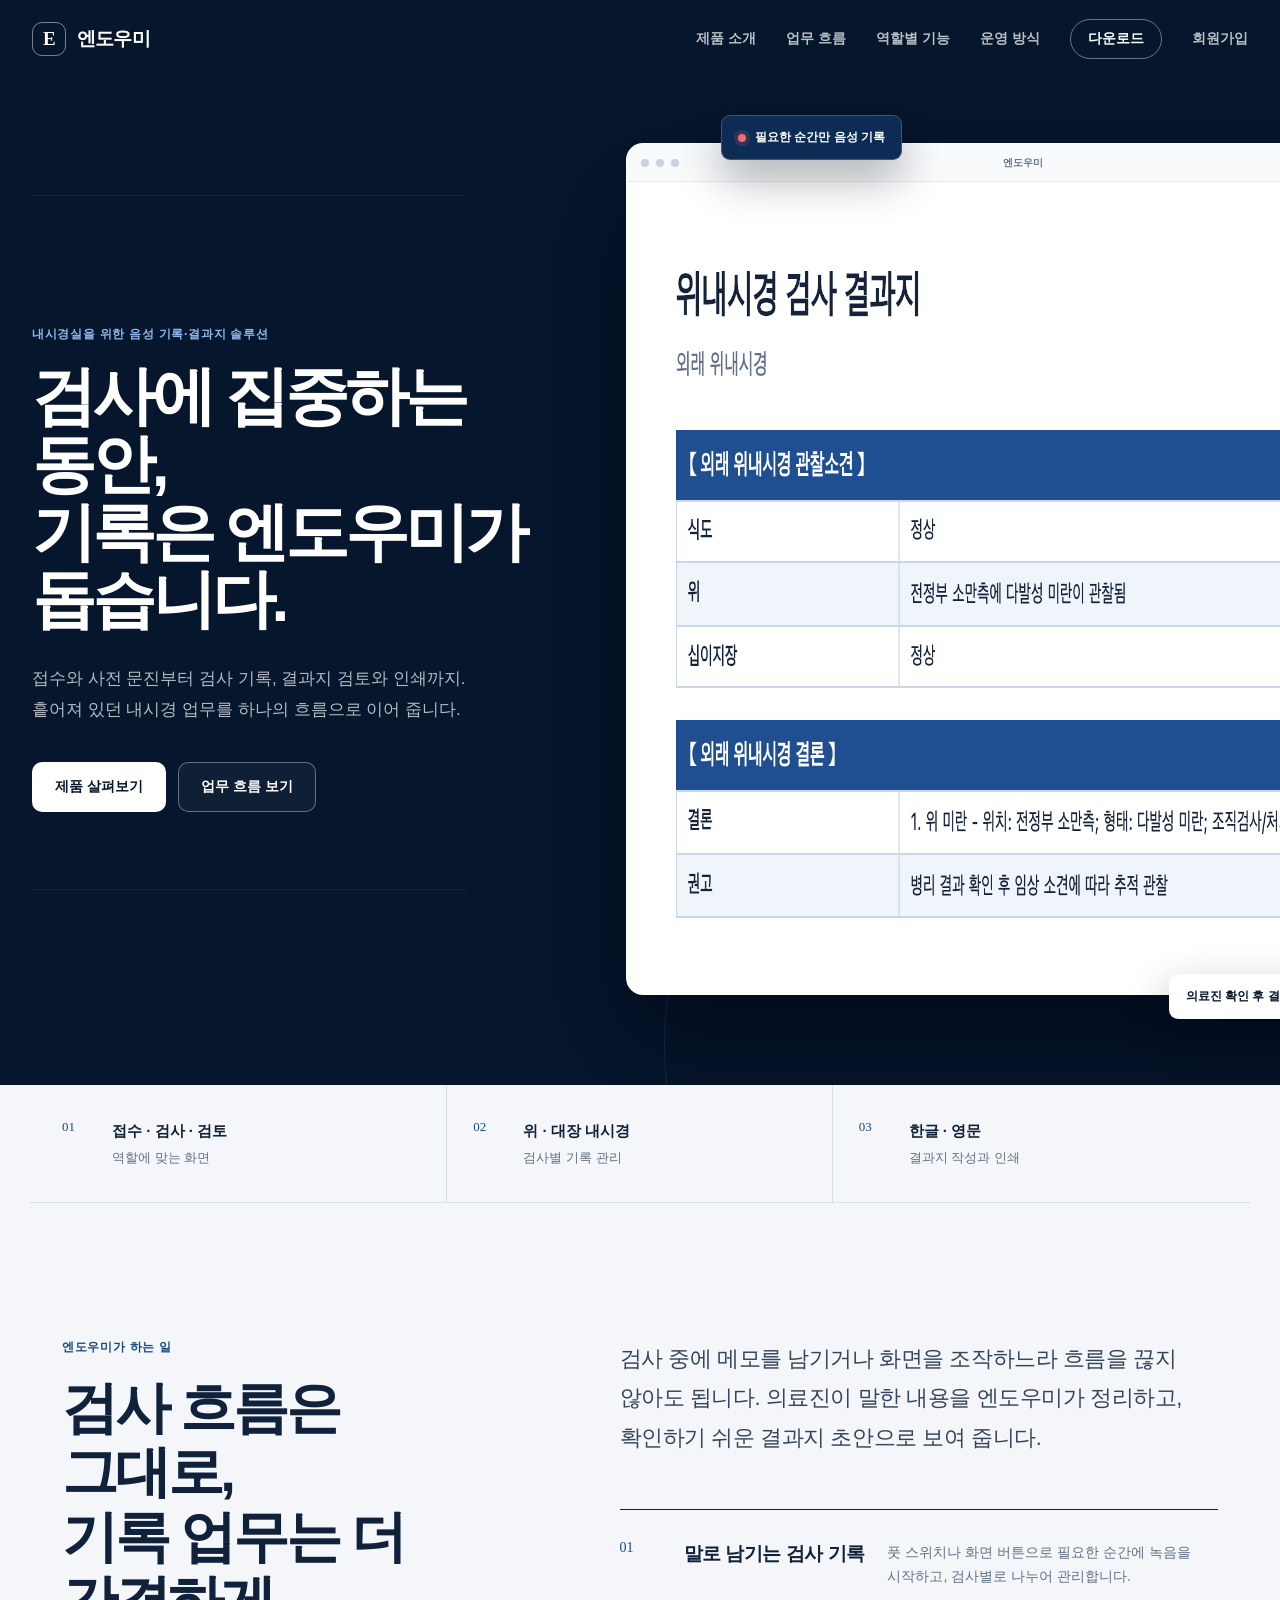
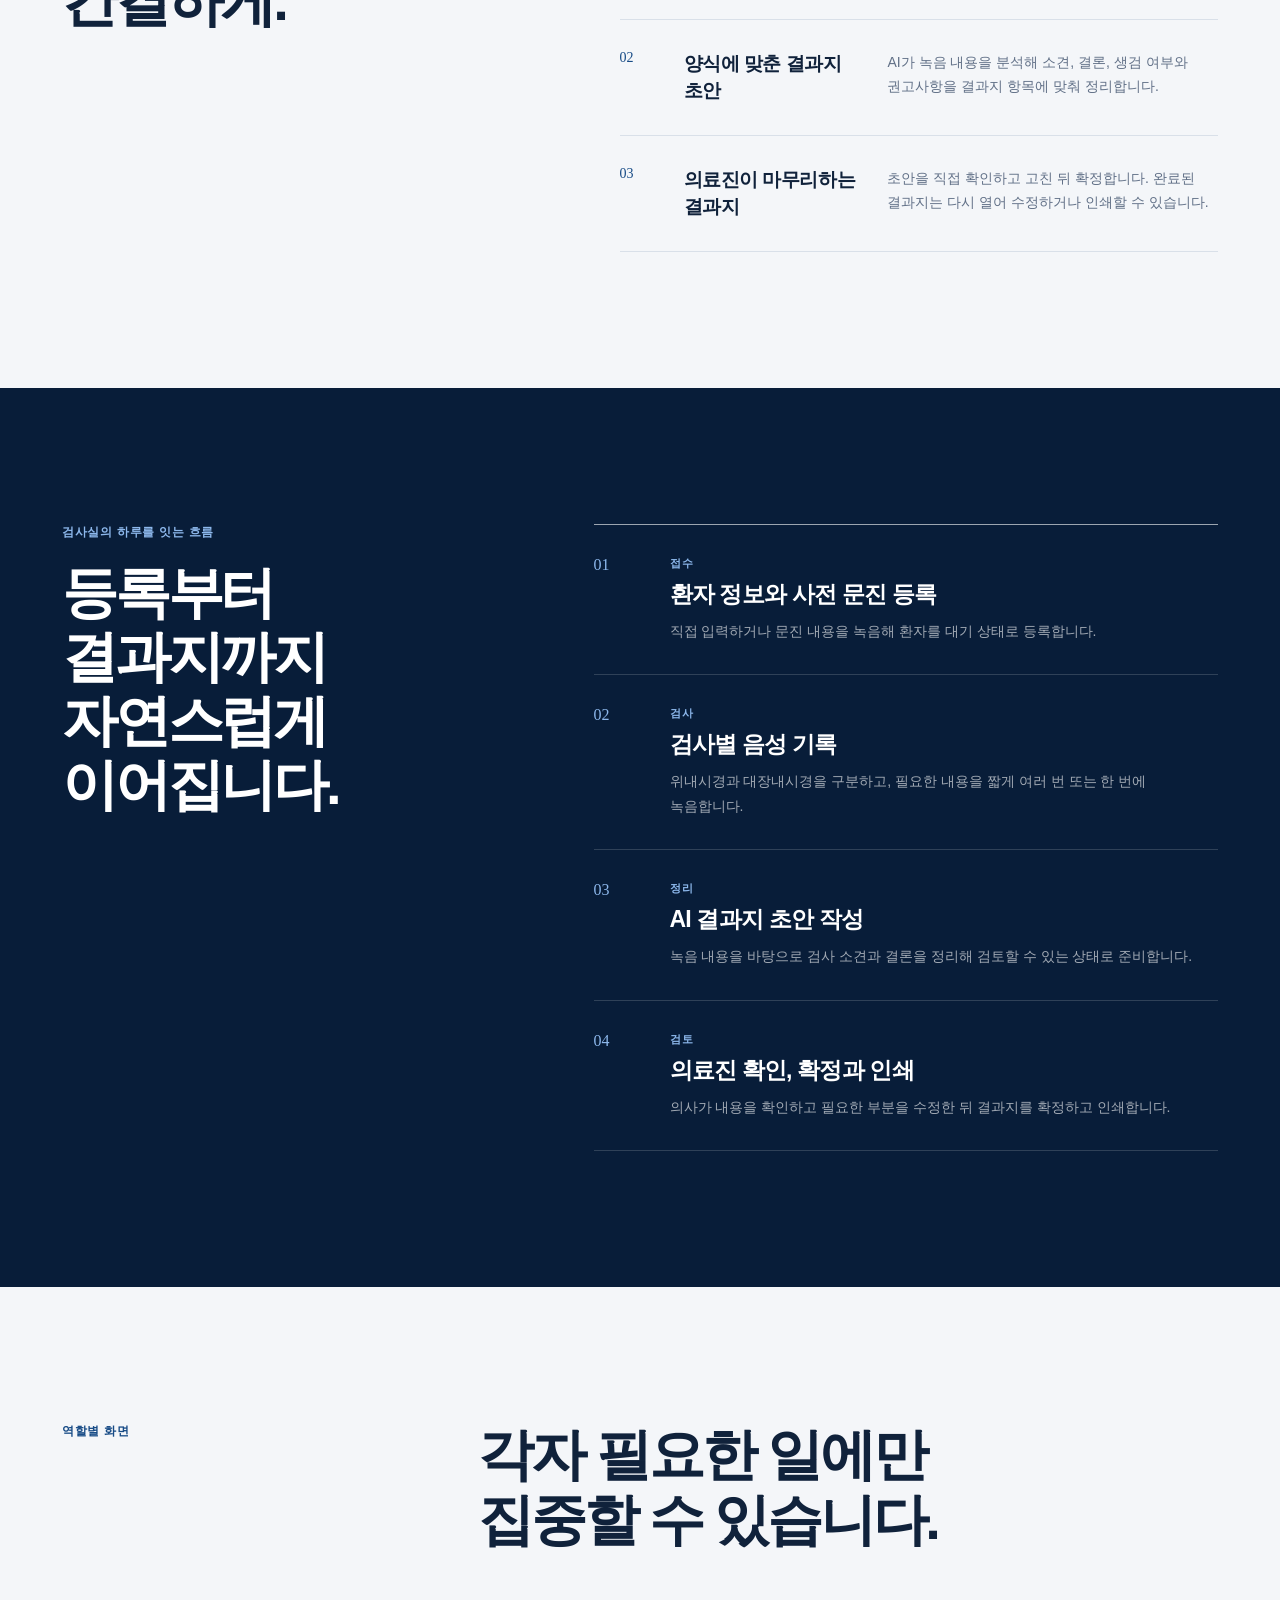
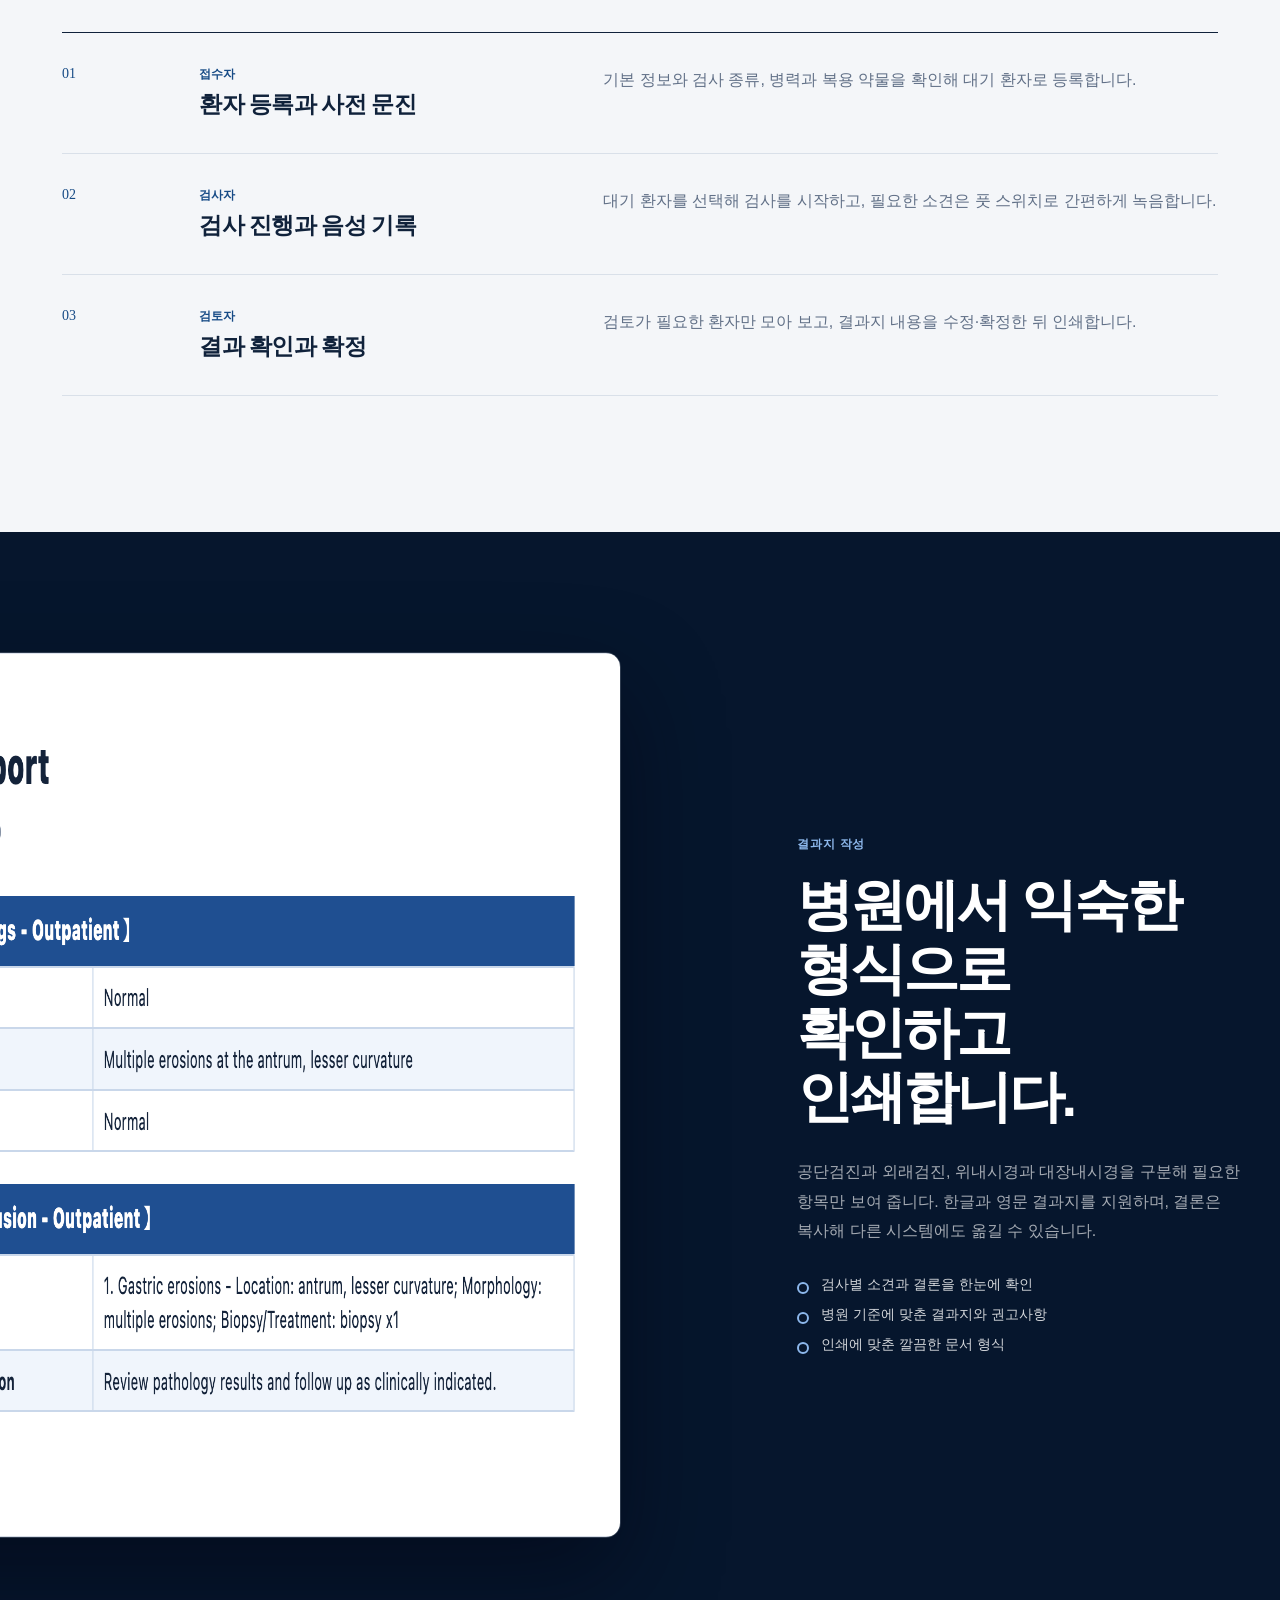
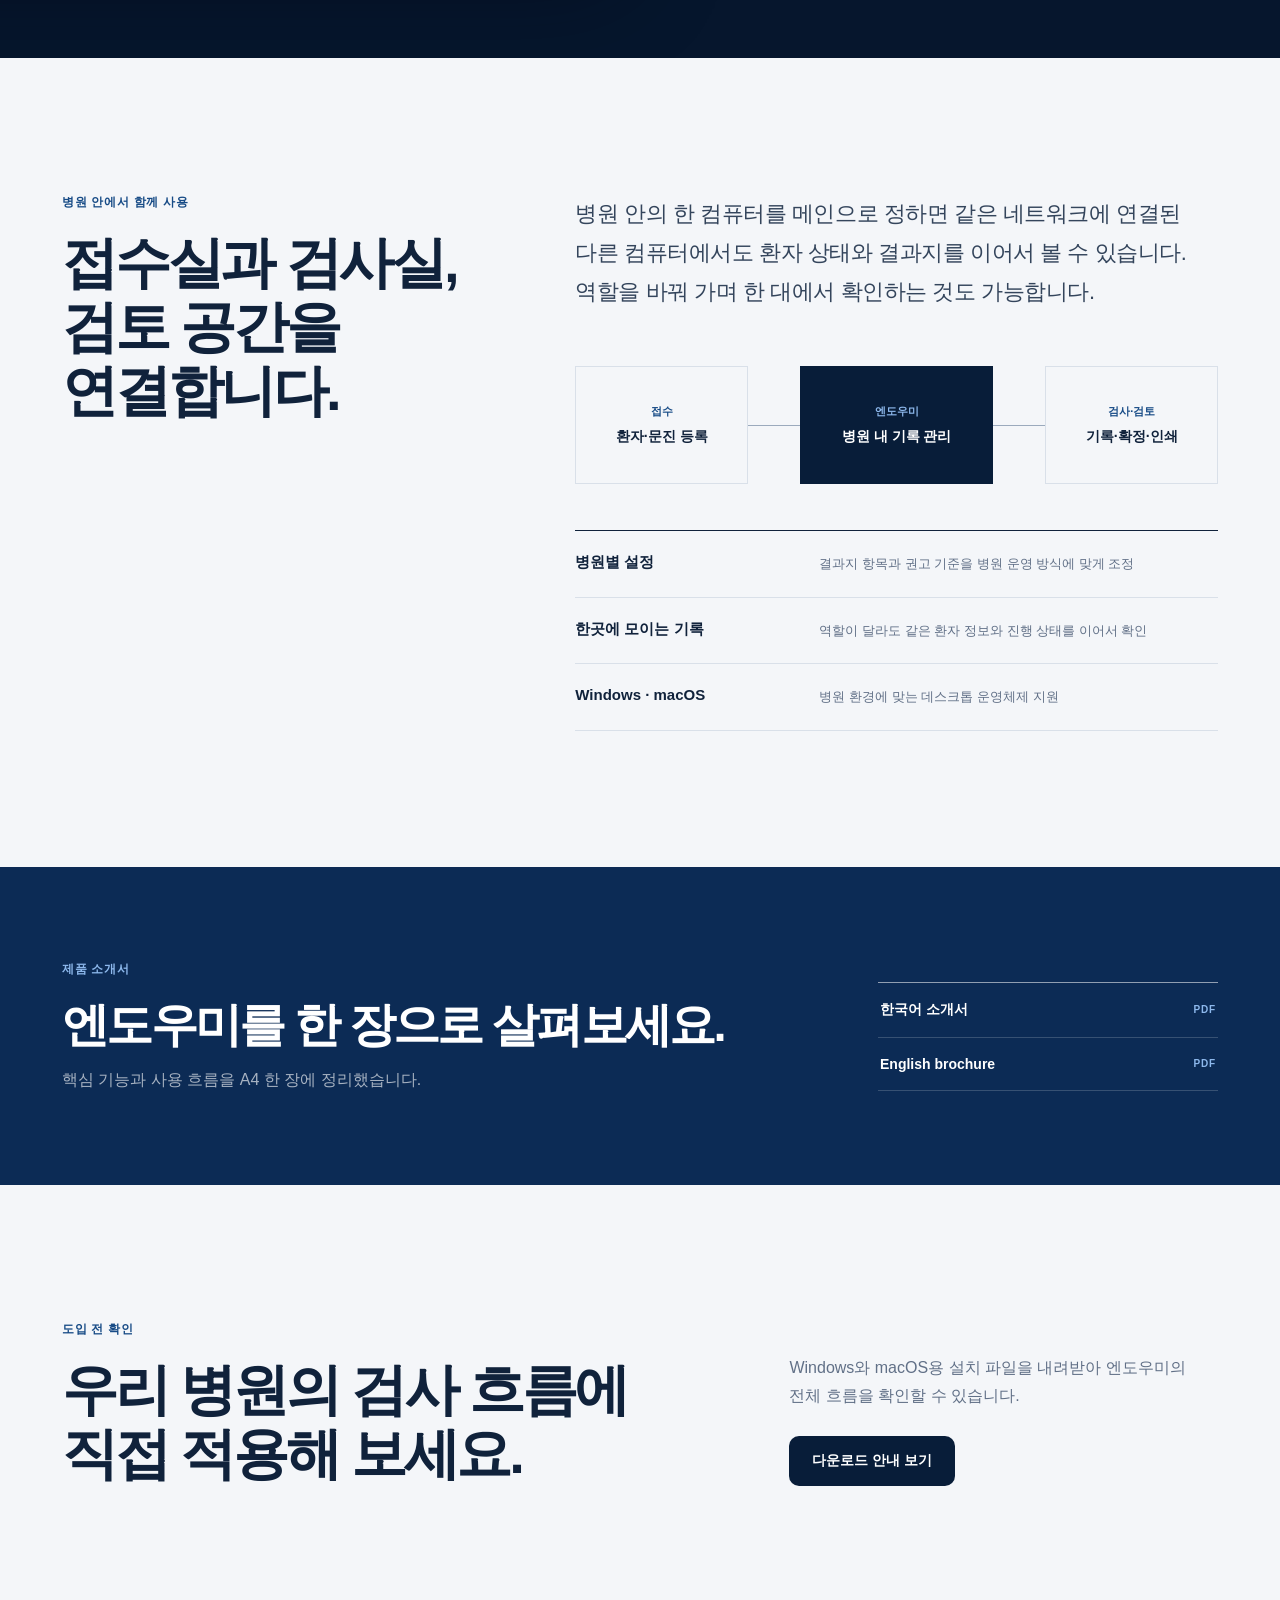
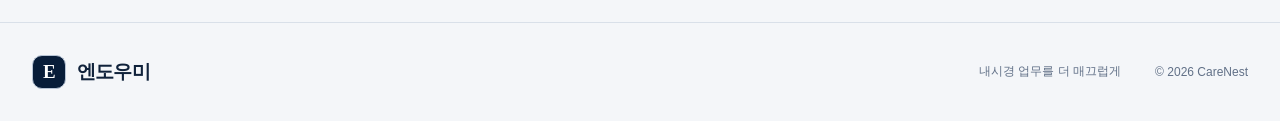
<file: site/index.html>
<!doctype html>
<html lang="ko">
  <head>
    <meta charset="utf-8" />
    <meta name="viewport" content="width=device-width, initial-scale=1" />
    <meta
      name="description"
      content="엔도우미는 접수와 사전 문진부터 내시경 음성 기록, 결과지 검토와 인쇄까지 병원의 검사 흐름을 하나로 잇는 내시경 업무 솔루션입니다."
    />
    <meta name="theme-color" content="#071a35" />
    <title>엔도우미 · 내시경 업무를 더 매끄럽게</title>
    <link rel="icon" href="favicon.svg" type="image/svg+xml" />
    <link rel="stylesheet" href="styles.css" />
    <script src="app.js" defer></script>
  </head>
  <body class="home-page">
    <header class="site-header site-header-dark" aria-label="주요 메뉴">
      <a class="brand" href="index.html" aria-label="엔도우미 홈">
        <span class="brand-mark" aria-hidden="true">E</span>
        <span class="brand-name">엔도우미</span>
      </a>
      <button class="menu-toggle" type="button" aria-expanded="false" aria-controls="primary-nav">
        <span class="sr-only">메뉴 열기</span>
        <span aria-hidden="true"></span>
        <span aria-hidden="true"></span>
      </button>
      <nav id="primary-nav" aria-label="주요 메뉴">
        <a href="#overview">제품 소개</a>
        <a href="#workflow">업무 흐름</a>
        <a href="#roles">역할별 기능</a>
        <a href="#operation">운영 방식</a>
        <a class="nav-download" href="download.html">다운로드</a>
      <a href="signup.html">회원가입</a></nav>
    </header>

    <main id="top">
      <section class="hero">
        <div class="hero-pattern" aria-hidden="true"></div>
        <div class="hero-copy">
          <p class="eyebrow reveal">내시경실을 위한 음성 기록·결과지 솔루션</p>
          <h1 class="reveal">검사에 집중하는 동안,<br />기록은 엔도우미가 돕습니다.</h1>
          <p class="hero-description reveal">
            접수와 사전 문진부터 검사 기록, 결과지 검토와 인쇄까지.<br />
            흩어져 있던 내시경 업무를 하나의 흐름으로 이어 줍니다.
          </p>
          <div class="hero-actions reveal">
            <a class="button button-light" href="#overview">제품 살펴보기</a>
            <a class="button button-ghost" href="#workflow">업무 흐름 보기</a>
          </div>
        </div>

        <div class="hero-product reveal" aria-label="엔도우미 결과지 화면 예시">
          <div class="product-window">
            <div class="window-bar" aria-hidden="true">
              <span></span><span></span><span></span>
              <strong>엔도우미</strong>
            </div>
            <img
              src="assets/Endoumi_Korean_Report_UI.png"
              alt="엔도우미에서 작성된 위내시경 검사 결과지"
              width="1356"
              height="812"
            />
          </div>
          <div class="product-note note-recording" aria-hidden="true">
            <span class="pulse-dot"></span>
            필요한 순간만 음성 기록
          </div>
          <div class="product-note note-report" aria-hidden="true">
            의료진 확인 후 결과지 확정
          </div>
        </div>
      </section>

      <section class="proof-strip" aria-label="지원 업무">
        <div><span>01</span><p><strong>접수 · 검사 · 검토</strong> 역할에 맞는 화면</p></div>
        <div><span>02</span><p><strong>위 · 대장 내시경</strong> 검사별 기록 관리</p></div>
        <div><span>03</span><p><strong>한글 · 영문</strong> 결과지 작성과 인쇄</p></div>
      </section>

      <section class="overview section" id="overview">
        <div class="section-intro reveal">
          <p class="eyebrow dark">엔도우미가 하는 일</p>
          <h2>검사 흐름은 그대로,<br />기록 업무는 더 간결하게.</h2>
        </div>
        <div class="overview-copy reveal">
          <p class="lead-copy">
            검사 중에 메모를 남기거나 화면을 조작하느라 흐름을 끊지 않아도 됩니다.
            의료진이 말한 내용을 엔도우미가 정리하고, 확인하기 쉬운 결과지 초안으로 보여 줍니다.
          </p>
          <div class="feature-lines">
            <article>
              <span aria-hidden="true">01</span>
              <h3>말로 남기는 검사 기록</h3>
              <p>풋 스위치나 화면 버튼으로 필요한 순간에 녹음을 시작하고, 검사별로 나누어 관리합니다.</p>
            </article>
            <article>
              <span aria-hidden="true">02</span>
              <h3>양식에 맞춘 결과지 초안</h3>
              <p>AI가 녹음 내용을 분석해 소견, 결론, 생검 여부와 권고사항을 결과지 항목에 맞춰 정리합니다.</p>
            </article>
            <article>
              <span aria-hidden="true">03</span>
              <h3>의료진이 마무리하는 결과지</h3>
              <p>초안을 직접 확인하고 고친 뒤 확정합니다. 완료된 결과지는 다시 열어 수정하거나 인쇄할 수 있습니다.</p>
            </article>
          </div>
        </div>
      </section>

      <section class="workflow-section" id="workflow">
        <div class="section workflow-inner">
          <div class="section-intro light reveal">
            <p class="eyebrow">검사실의 하루를 잇는 흐름</p>
            <h2>등록부터 결과지까지<br />자연스럽게 이어집니다.</h2>
          </div>
          <ol class="workflow-list">
            <li class="reveal">
              <span class="step-number">01</span>
              <div><p class="step-role">접수</p><h3>환자 정보와 사전 문진 등록</h3><p>직접 입력하거나 문진 내용을 녹음해 환자를 대기 상태로 등록합니다.</p></div>
            </li>
            <li class="reveal">
              <span class="step-number">02</span>
              <div><p class="step-role">검사</p><h3>검사별 음성 기록</h3><p>위내시경과 대장내시경을 구분하고, 필요한 내용을 짧게 여러 번 또는 한 번에 녹음합니다.</p></div>
            </li>
            <li class="reveal">
              <span class="step-number">03</span>
              <div><p class="step-role">정리</p><h3>AI 결과지 초안 작성</h3><p>녹음 내용을 바탕으로 검사 소견과 결론을 정리해 검토할 수 있는 상태로 준비합니다.</p></div>
            </li>
            <li class="reveal">
              <span class="step-number">04</span>
              <div><p class="step-role">검토</p><h3>의료진 확인, 확정과 인쇄</h3><p>의사가 내용을 확인하고 필요한 부분을 수정한 뒤 결과지를 확정하고 인쇄합니다.</p></div>
            </li>
          </ol>
        </div>
      </section>

      <section class="roles section" id="roles">
        <div class="section-intro reveal">
          <p class="eyebrow dark">역할별 화면</p>
          <h2>각자 필요한 일에만<br />집중할 수 있습니다.</h2>
        </div>
        <div class="role-list">
          <article class="role-item reveal">
            <div class="role-index">01</div>
            <div><p class="role-label">접수자</p><h3>환자 등록과 사전 문진</h3></div>
            <p>기본 정보와 검사 종류, 병력과 복용 약물을 확인해 대기 환자로 등록합니다.</p>
          </article>
          <article class="role-item reveal">
            <div class="role-index">02</div>
            <div><p class="role-label">검사자</p><h3>검사 진행과 음성 기록</h3></div>
            <p>대기 환자를 선택해 검사를 시작하고, 필요한 소견은 풋 스위치로 간편하게 녹음합니다.</p>
          </article>
          <article class="role-item reveal">
            <div class="role-index">03</div>
            <div><p class="role-label">검토자</p><h3>결과 확인과 확정</h3></div>
            <p>검토가 필요한 환자만 모아 보고, 결과지 내용을 수정·확정한 뒤 인쇄합니다.</p>
          </article>
        </div>
      </section>

      <section class="report-section">
        <div class="report-frame reveal">
          <img src="assets/Endoumi_English_Report_UI.png" alt="엔도우미 영문 위내시경 결과지 예시" width="1440" height="884" loading="lazy" />
        </div>
        <div class="report-copy reveal">
          <p class="eyebrow">결과지 작성</p>
          <h2>병원에서 익숙한 형식으로<br />확인하고 인쇄합니다.</h2>
          <p>
            공단검진과 외래검진, 위내시경과 대장내시경을 구분해 필요한 항목만 보여 줍니다.
            한글과 영문 결과지를 지원하며, 결론은 복사해 다른 시스템에도 옮길 수 있습니다.
          </p>
          <ul class="check-list">
            <li>검사별 소견과 결론을 한눈에 확인</li>
            <li>병원 기준에 맞춘 결과지와 권고사항</li>
            <li>인쇄에 맞춘 깔끔한 문서 형식</li>
          </ul>
        </div>
      </section>

      <section class="operation section" id="operation">
        <div class="section-intro reveal">
          <p class="eyebrow dark">병원 안에서 함께 사용</p>
          <h2>접수실과 검사실,<br />검토 공간을 연결합니다.</h2>
        </div>
        <div class="operation-content">
          <p class="lead-copy reveal">
            병원 안의 한 컴퓨터를 메인으로 정하면 같은 네트워크에 연결된 다른 컴퓨터에서도
            환자 상태와 결과지를 이어서 볼 수 있습니다. 역할을 바꿔 가며 한 대에서 확인하는 것도 가능합니다.
          </p>
          <div class="operation-diagram reveal" aria-label="병원 내 엔도우미 연결 구조">
            <div><span>접수</span><strong>환자·문진 등록</strong></div>
            <span class="diagram-line" aria-hidden="true"></span>
            <div class="diagram-main"><span>엔도우미</span><strong>병원 내 기록 관리</strong></div>
            <span class="diagram-line" aria-hidden="true"></span>
            <div><span>검사·검토</span><strong>기록·확정·인쇄</strong></div>
          </div>
          <div class="operation-points reveal">
            <p><strong>병원별 설정</strong><span>결과지 항목과 권고 기준을 병원 운영 방식에 맞게 조정</span></p>
            <p><strong>한곳에 모이는 기록</strong><span>역할이 달라도 같은 환자 정보와 진행 상태를 이어서 확인</span></p>
            <p><strong>Windows · macOS</strong><span>병원 환경에 맞는 데스크톱 운영체제 지원</span></p>
          </div>
        </div>
      </section>

      <section class="brochure-band">
        <div class="brochure-inner reveal">
          <div><p class="eyebrow">제품 소개서</p><h2>엔도우미를 한 장으로 살펴보세요.</h2><p>핵심 기능과 사용 흐름을 A4 한 장에 정리했습니다.</p></div>
          <div class="brochure-actions">
            <a href="downloads/Endoumi-Brochure-KO-A4.pdf" download>한국어 소개서 <span>PDF</span></a>
            <a href="downloads/Endoumi-Brochure-EN-A4.pdf" download>English brochure <span>PDF</span></a>
          </div>
        </div>
      </section>

      <section class="final-cta section">
        <div class="reveal"><p class="eyebrow dark">도입 전 확인</p><h2>우리 병원의 검사 흐름에<br />직접 적용해 보세요.</h2></div>
        <div class="final-copy reveal"><p>Windows와 macOS용 설치 파일을 내려받아 엔도우미의 전체 흐름을 확인할 수 있습니다.</p><a class="button button-navy" href="download.html">다운로드 안내 보기</a></div>
      </section>
    </main>

    <footer>
      <a class="brand footer-brand" href="index.html"><span class="brand-mark" aria-hidden="true">E</span><span class="brand-name">엔도우미</span></a>
      <p>내시경 업무를 더 매끄럽게</p>
      <p>© 2026 CareNest</p>
    </footer>
  </body>
</html>
</file>
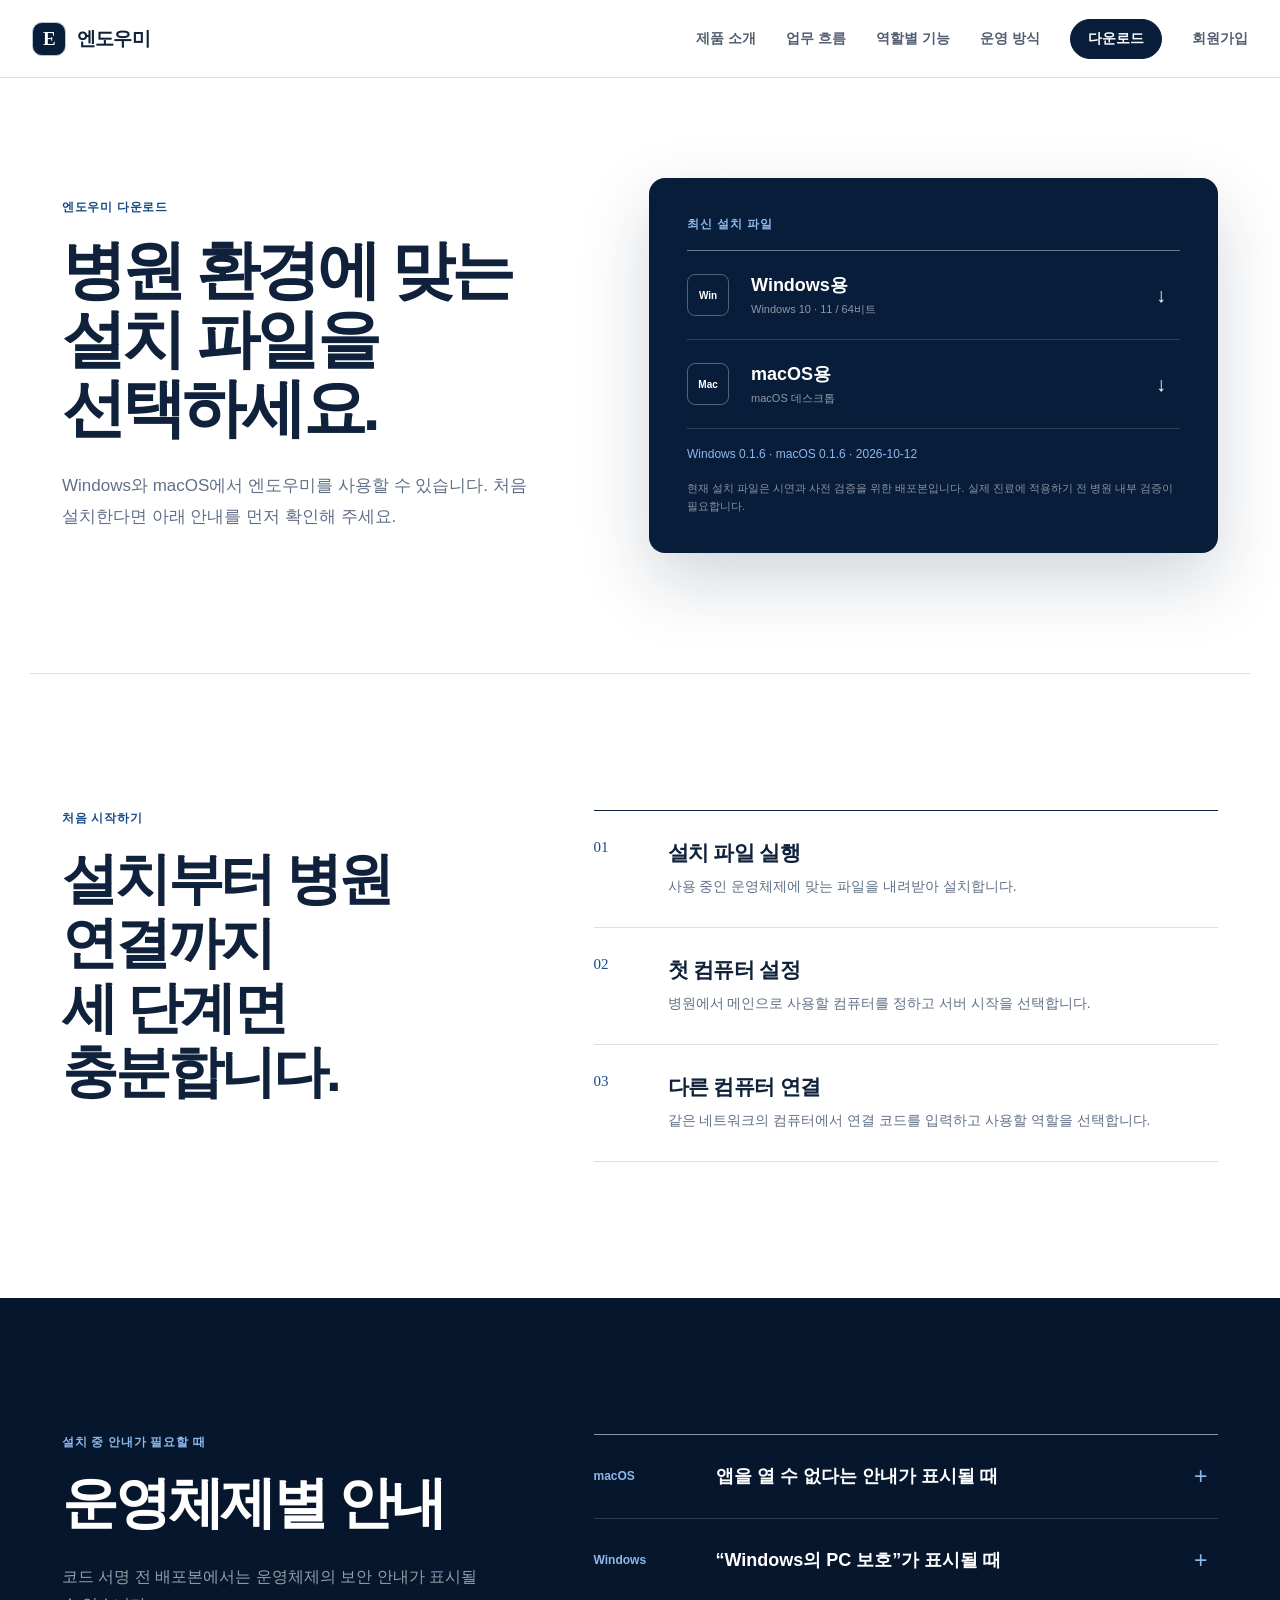
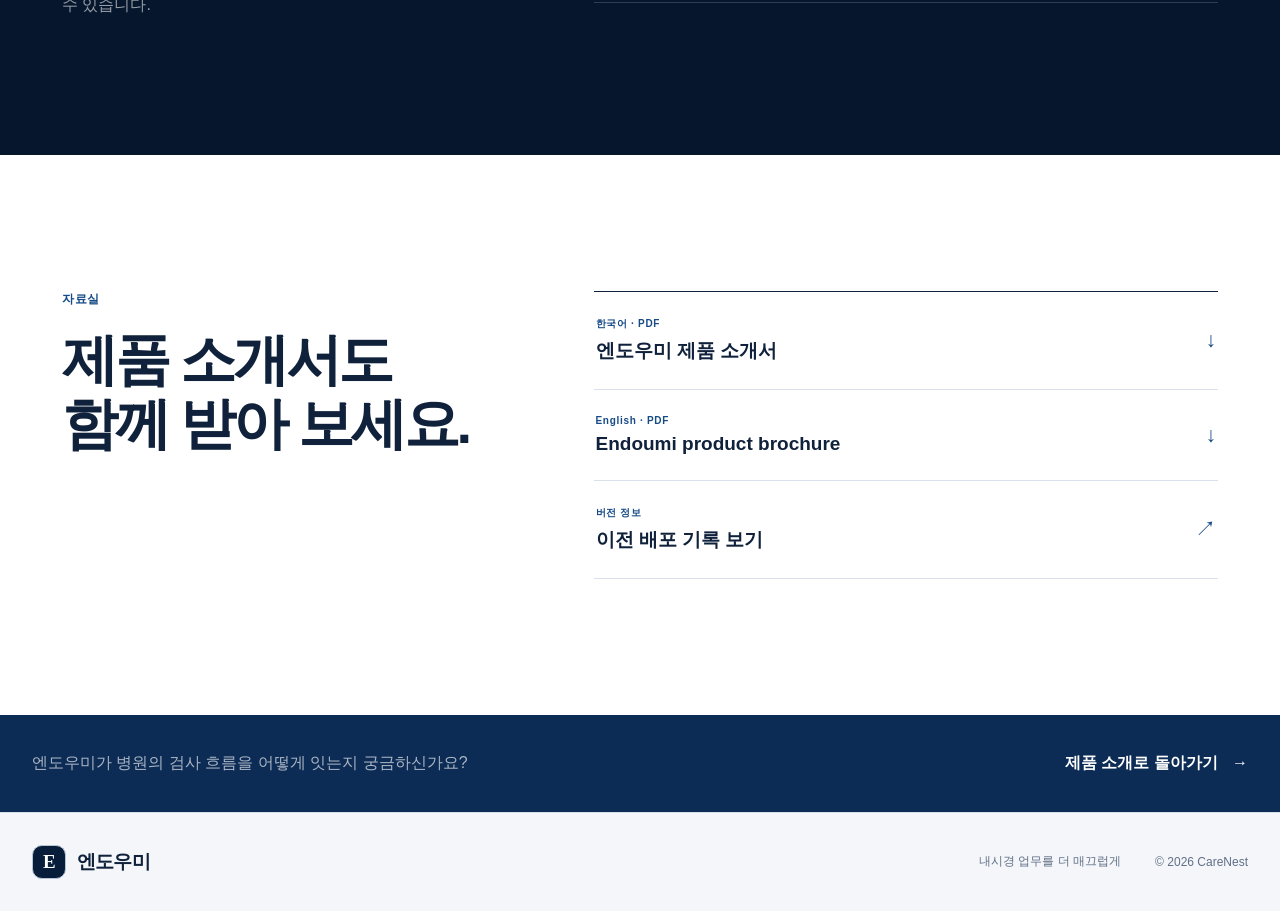
<file: site/download.html>
<!doctype html>
<html lang="ko">
  <head>
    <meta charset="utf-8" />
    <meta name="viewport" content="width=device-width, initial-scale=1" />
    <meta name="description" content="Windows와 macOS용 엔도우미 설치 파일을 내려받고 설치 방법을 확인하세요." />
    <meta name="theme-color" content="#ffffff" />
    <title>다운로드 · 엔도우미</title>
    <link rel="icon" href="favicon.svg" type="image/svg+xml" />
    <link rel="stylesheet" href="styles.css" />
    <script src="app.js" defer></script>
  </head>
  <body class="download-page">
    <header class="site-header site-header-light" aria-label="주요 메뉴">
      <a class="brand" href="index.html" aria-label="엔도우미 홈"><span class="brand-mark" aria-hidden="true">E</span><span class="brand-name">엔도우미</span></a>
      <button class="menu-toggle" type="button" aria-expanded="false" aria-controls="primary-nav"><span class="sr-only">메뉴 열기</span><span aria-hidden="true"></span><span aria-hidden="true"></span></button>
      <nav id="primary-nav" aria-label="주요 메뉴">
        <a href="index.html#overview">제품 소개</a><a href="index.html#workflow">업무 흐름</a><a href="index.html#roles">역할별 기능</a><a href="index.html#operation">운영 방식</a><a class="nav-download active" href="download.html" aria-current="page">다운로드</a>
      <a href="signup.html">회원가입</a></nav>
    </header>

    <main>
      <section class="download-hero">
        <div class="download-heading reveal">
          <p class="eyebrow dark">엔도우미 다운로드</p>
          <h1>병원 환경에 맞는<br />설치 파일을 선택하세요.</h1>
          <p>Windows와 macOS에서 엔도우미를 사용할 수 있습니다. 처음 설치한다면 아래 안내를 먼저 확인해 주세요.</p>
        </div>
        <div class="release-panel reveal">
          <p class="release-label">최신 설치 파일</p>
          <div class="release-actions">
            <a class="platform-download" id="windows-download" href="https://github.com/josh-yun/endoumi-download/releases">
              <span class="platform-icon" aria-hidden="true">Win</span><span><strong>Windows용</strong><small>Windows 10 · 11 / 64비트</small></span><span class="download-arrow" aria-hidden="true">↓</span>
            </a>
            <a class="platform-download" id="macos-download" href="https://github.com/josh-yun/endoumi-download/releases">
              <span class="platform-icon" aria-hidden="true">Mac</span><span><strong>macOS용</strong><small>macOS 데스크톱</small></span><span class="download-arrow" aria-hidden="true">↓</span>
            </a>
          </div>
          <p class="release-status" id="release-status" role="status">최신 버전을 확인하고 있습니다.</p>
          <p class="release-note">현재 설치 파일은 시연과 사전 검증을 위한 배포본입니다. 실제 진료에 적용하기 전 병원 내부 검증이 필요합니다.</p>
        </div>
      </section>

      <section class="quick-start section">
        <div class="section-intro reveal"><p class="eyebrow dark">처음 시작하기</p><h2>설치부터 병원 연결까지<br />세 단계면 충분합니다.</h2></div>
        <ol class="quick-start-list">
          <li class="reveal"><span>01</span><div><h3>설치 파일 실행</h3><p>사용 중인 운영체제에 맞는 파일을 내려받아 설치합니다.</p></div></li>
          <li class="reveal"><span>02</span><div><h3>첫 컴퓨터 설정</h3><p>병원에서 메인으로 사용할 컴퓨터를 정하고 서버 시작을 선택합니다.</p></div></li>
          <li class="reveal"><span>03</span><div><h3>다른 컴퓨터 연결</h3><p>같은 네트워크의 컴퓨터에서 연결 코드를 입력하고 사용할 역할을 선택합니다.</p></div></li>
        </ol>
      </section>

      <section class="install-help">
        <div class="section install-help-inner">
          <div class="section-intro light reveal"><p class="eyebrow">설치 중 안내가 필요할 때</p><h2>운영체제별 안내</h2><p class="section-description">코드 서명 전 배포본에서는 운영체제의 보안 안내가 표시될 수 있습니다.</p></div>
          <div class="help-list reveal">
            <details>
              <summary><span>macOS</span><strong>앱을 열 수 없다는 안내가 표시될 때</strong></summary>
              <div class="help-content"><ol><li>DMG에서 <strong>Endoumi</strong>를 <strong>응용 프로그램</strong> 폴더로 옮긴 뒤 DMG 창을 닫습니다.</li><li><strong>Finder → 응용 프로그램 → Endoumi</strong>를 열고, 경고가 표시되면 <strong>완료</strong>를 누릅니다.</li><li><strong>시스템 설정 → 개인정보 보호 및 보안</strong>의 보안 영역에서 <strong>그래도 열기</strong>를 선택합니다.</li><li>확인 창에서 앱 이름을 확인한 뒤 <strong>열기</strong>를 누릅니다.</li></ol><p>설정에 엔도우미가 보이지 않으면 응용 프로그램 폴더에서 앱을 다시 열어 경고를 띄운 직후 확인하세요. <a href="https://support.apple.com/ko-kr/102445" target="_blank" rel="noreferrer">Apple 공식 안내</a></p></div>
            </details>
            <details>
              <summary><span>Windows</span><strong>“Windows의 PC 보호”가 표시될 때</strong></summary>
              <div class="help-content"><ol><li>경고 창에서 <strong>추가 정보</strong>를 선택합니다.</li><li>파일 이름이 엔도우미 설치 파일인지 확인한 뒤 <strong>실행</strong>을 누릅니다.</li><li>실행 버튼이 없다면 병원 보안 정책에서 차단한 상태일 수 있으므로 전산 담당자에게 설치 허용을 요청합니다.</li></ol><p>설치를 위해 Windows 보안 기능 전체를 끄지는 마세요. <a href="https://learn.microsoft.com/ko-kr/windows/apps/package-and-deploy/smartscreen-reputation" target="_blank" rel="noreferrer">Microsoft 공식 안내</a></p></div>
            </details>
          </div>
        </div>
      </section>

      <section class="download-resources section">
        <div class="section-intro reveal"><p class="eyebrow dark">자료실</p><h2>제품 소개서도<br />함께 받아 보세요.</h2></div>
        <div class="resource-links reveal">
          <a href="downloads/Endoumi-Brochure-KO-A4.pdf" download><span><small>한국어 · PDF</small><strong>엔도우미 제품 소개서</strong></span><span aria-hidden="true">↓</span></a>
          <a href="downloads/Endoumi-Brochure-EN-A4.pdf" download><span><small>English · PDF</small><strong>Endoumi product brochure</strong></span><span aria-hidden="true">↓</span></a>
          <a href="https://github.com/josh-yun/endoumi-download/releases"><span><small>버전 정보</small><strong>이전 배포 기록 보기</strong></span><span aria-hidden="true">↗</span></a>
        </div>
      </section>

      <section class="download-back"><p>엔도우미가 병원의 검사 흐름을 어떻게 잇는지 궁금하신가요?</p><a href="index.html">제품 소개로 돌아가기 <span aria-hidden="true">→</span></a></section>
    </main>

    <footer>
      <a class="brand footer-brand" href="index.html"><span class="brand-mark" aria-hidden="true">E</span><span class="brand-name">엔도우미</span></a>
      <p>내시경 업무를 더 매끄럽게</p><p>© 2026 CareNest</p>
    </footer>
  </body>
</html>
</file>
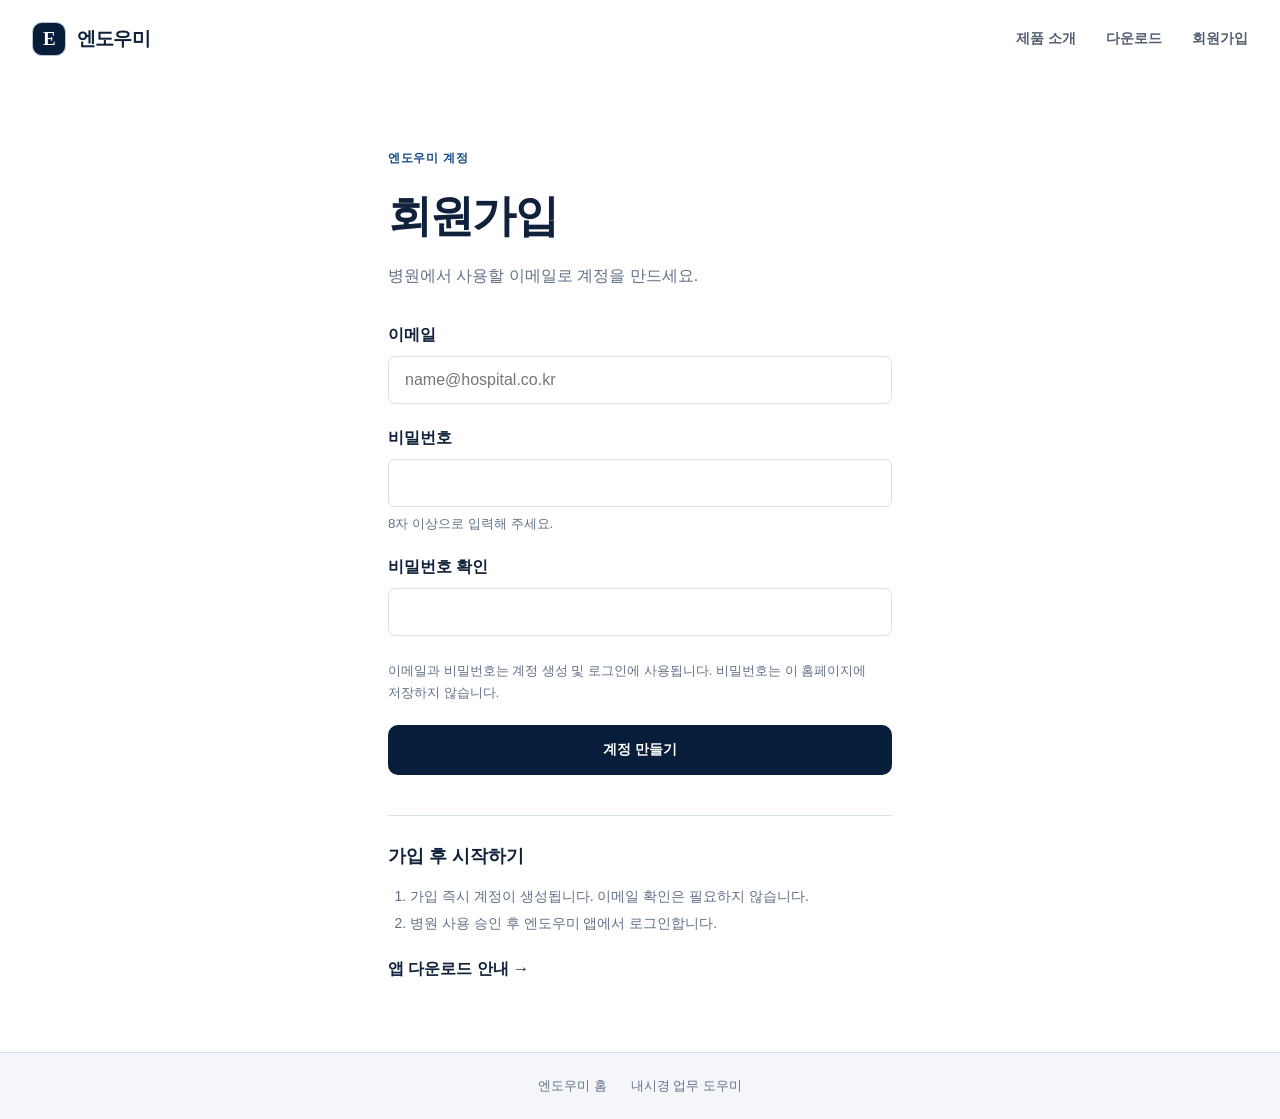
<file: site/signup.html>
<!doctype html>
<html lang="ko">
<head>
  <meta charset="utf-8" />
  <meta name="viewport" content="width=device-width, initial-scale=1" />
  <meta name="description" content="엔도우미 계정을 만들고 앱에서 로그인하세요." />
  <meta name="referrer" content="no-referrer" />
  <meta http-equiv="Content-Security-Policy" content="default-src 'self'; script-src 'self'; style-src 'self'; img-src 'self' data:; connect-src https://amqhxnpfyqywwvnxfgqu.supabase.co; form-action 'none'; base-uri 'none'; object-src 'none'" />
  <title>회원가입 · 엔도우미</title>
  <link rel="icon" href="favicon.svg" type="image/svg+xml" />
  <link rel="stylesheet" href="styles.css" />
  <link rel="stylesheet" href="signup.css" />
  <script src="app.js" defer></script>
  <script type="module" src="signup.js"></script>
</head>
<body class="signup-page">
  <header class="site-header site-header-light">
    <a class="brand" href="index.html" aria-label="엔도우미 홈"><span class="brand-mark" aria-hidden="true">E</span><span class="brand-name">엔도우미</span></a>
    <button class="menu-toggle" type="button" aria-expanded="false" aria-controls="primary-nav"><span class="sr-only">메뉴 열기</span><span aria-hidden="true"></span><span aria-hidden="true"></span></button>
    <nav id="primary-nav" aria-label="주요 메뉴"><a href="index.html#overview">제품 소개</a><a href="download.html">다운로드</a><a href="signup.html" aria-current="page">회원가입</a></nav>
  </header>
  <main class="account-main">
    <div class="account-intro"><p class="eyebrow dark">엔도우미 계정</p><h1>회원가입</h1><p>병원에서 사용할 이메일로 계정을 만드세요.</p></div>
    <section class="account-body" aria-label="계정 만들기">
      <form id="signup-form" action="#" method="post">
        <div class="field"><label for="email">이메일</label><input id="email" name="email" type="email" autocomplete="email" required maxlength="254" placeholder="name@hospital.co.kr" /></div>
        <div class="field"><label for="password">비밀번호</label><input id="password" name="password" type="password" autocomplete="new-password" minlength="8" maxlength="128" required aria-describedby="password-hint" /><small id="password-hint">8자 이상으로 입력해 주세요.</small></div>
        <div class="field"><label for="password-confirm">비밀번호 확인</label><input id="password-confirm" name="password-confirm" type="password" autocomplete="new-password" minlength="8" maxlength="128" required /></div>
        <p class="data-note">이메일과 비밀번호는 계정 생성 및 로그인에 사용됩니다. 비밀번호는 이 홈페이지에 저장하지 않습니다.</p>
        <button id="signup-submit" class="button button-navy" type="submit">계정 만들기</button>
        <noscript><p>회원가입하려면 브라우저에서 JavaScript를 사용하도록 설정해 주세요.</p></noscript>
      </form>
      <div id="account-status" class="account-status" role="status" aria-live="polite" tabindex="-1" hidden></div>
      <button id="resend-confirmation" class="text-button" type="button" hidden>확인 이메일 다시 보내기</button>
      <div class="account-next"><h2>가입 후 시작하기</h2><ol><li>가입 즉시 계정이 생성됩니다. 이메일 확인은 필요하지 않습니다.</li><li>병원 사용 승인 후 엔도우미 앱에서 로그인합니다.</li></ol><a href="download.html">앱 다운로드 안내 <span aria-hidden="true">→</span></a></div>
    </section>
  </main>
  <footer class="account-footer"><a href="index.html">엔도우미 홈</a><span>내시경 업무 도우미</span></footer>
</body>
</html>
</file>
<file: site/styles.css>
:root {
  color-scheme: light;
  --navy-950: #06162d;
  --navy-900: #081d39;
  --navy-850: #0a2446;
  --navy-800: #0c2b55;
  --navy-700: #174b86;
  --blue-500: #367bc4;
  --blue-300: #8db8ec;
  --blue-100: #e7f0fb;
  --paper: #f4f6f9;
  --paper-warm: #f8f7f4;
  --white: #ffffff;
  --ink: #10223b;
  --muted: #617087;
  --line: #d9e0e9;
  --max: 1220px;
  --header-height: 78px;
}

* {
  box-sizing: border-box;
}

html {
  scroll-padding-top: calc(var(--header-height) + 24px);
}

body {
  margin: 0;
  color: var(--ink);
  background: var(--paper);
  font-family: -apple-system, BlinkMacSystemFont, "Segoe UI", "Apple SD Gothic Neo", "Noto Sans KR", sans-serif;
  word-break: keep-all;
  -webkit-font-smoothing: antialiased;
}

a {
  color: inherit;
  text-decoration: none;
}

button,
summary {
  font: inherit;
}

img {
  display: block;
  max-width: 100%;
}

h1,
h2,
h3,
p {
  margin-top: 0;
}

.sr-only {
  position: absolute;
  width: 1px;
  height: 1px;
  padding: 0;
  margin: -1px;
  overflow: hidden;
  clip: rect(0, 0, 0, 0);
  white-space: nowrap;
  border: 0;
}

.site-header {
  position: absolute;
  z-index: 30;
  top: 0;
  left: 50%;
  width: min(100%, calc(var(--max) + 64px));
  height: var(--header-height);
  display: flex;
  align-items: center;
  justify-content: space-between;
  padding: 0 32px;
  transform: translateX(-50%);
}

.site-header-dark {
  color: var(--white);
}

.site-header-light {
  color: var(--ink);
}

.brand {
  display: inline-flex;
  align-items: center;
  gap: 11px;
  font-size: 19px;
  font-weight: 850;
  letter-spacing: -0.04em;
}

.brand-mark {
  display: grid;
  width: 34px;
  height: 34px;
  place-items: center;
  border: 1px solid rgba(255, 255, 255, 0.46);
  border-radius: 10px;
  font-family: Georgia, serif;
  font-size: 19px;
  font-weight: 700;
}

.site-header-light .brand-mark,
.footer-brand .brand-mark {
  border-color: #b7c4d5;
  color: var(--white);
  background: var(--navy-900);
}

nav {
  display: flex;
  align-items: center;
  gap: 30px;
  font-size: 14px;
  font-weight: 680;
}

nav a {
  position: relative;
  padding: 8px 0;
  opacity: 0.72;
  transition: opacity 180ms ease;
}

nav a:hover,
nav a:focus-visible,
nav a.active {
  opacity: 1;
}

.nav-download {
  padding: 10px 17px;
  border: 1px solid currentColor;
  border-radius: 999px;
  opacity: 1;
}

.site-header-dark .nav-download {
  border-color: rgba(255, 255, 255, 0.4);
}

.site-header-light .nav-download {
  color: var(--white);
  border-color: var(--navy-900);
  background: var(--navy-900);
}

.menu-toggle {
  display: none;
}

.eyebrow {
  margin-bottom: 20px;
  color: var(--blue-300);
  font-size: 12px;
  font-weight: 800;
  letter-spacing: 0.06em;
}

.eyebrow.dark {
  color: var(--navy-700);
}

.section {
  max-width: var(--max);
  margin: 0 auto;
  padding: 136px 32px;
}

.section-intro h2,
.report-copy h2,
.brochure-inner h2,
.final-cta h2 {
  margin-bottom: 0;
  font-size: clamp(40px, 4.4vw, 64px);
  line-height: 1.14;
  letter-spacing: -0.057em;
}

.section-intro.light {
  color: var(--white);
}

.lead-copy {
  margin-bottom: 0;
  color: #34455c;
  font-size: clamp(18px, 1.7vw, 22px);
  line-height: 1.8;
  letter-spacing: -0.02em;
}

.button {
  display: inline-flex;
  min-height: 50px;
  align-items: center;
  justify-content: center;
  padding: 0 22px;
  border: 1px solid transparent;
  border-radius: 10px;
  font-size: 14px;
  font-weight: 780;
  transition: transform 180ms ease, background-color 180ms ease, border-color 180ms ease;
}

.button:hover,
.button:focus-visible {
  transform: translateY(-2px);
}

.button-light {
  color: var(--navy-950);
  background: var(--white);
}

.button-ghost {
  color: var(--white);
  border-color: rgba(255, 255, 255, 0.36);
  background: rgba(255, 255, 255, 0.04);
}

.button-ghost:hover,
.button-ghost:focus-visible {
  border-color: rgba(255, 255, 255, 0.72);
  background: rgba(255, 255, 255, 0.09);
}

.button-navy {
  color: var(--white);
  background: var(--navy-900);
}

/* Home */

.hero {
  position: relative;
  min-height: 780px;
  overflow: hidden;
  display: grid;
  grid-template-columns: minmax(460px, 0.92fr) minmax(570px, 1.08fr);
  align-items: center;
  gap: 5vw;
  padding: calc(var(--header-height) + 65px) max(32px, calc((100vw - var(--max)) / 2)) 90px;
  color: var(--white);
  background: var(--navy-950);
}

.hero::after {
  position: absolute;
  right: -10vw;
  bottom: -26vw;
  width: 58vw;
  height: 58vw;
  border: 1px solid rgba(141, 184, 236, 0.12);
  border-radius: 50%;
  content: "";
}

.hero-pattern {
  position: absolute;
  top: 18%;
  bottom: 18%;
  left: max(32px, calc((100vw - var(--max)) / 2));
  width: 34%;
  border-top: 1px solid rgba(255, 255, 255, 0.05);
  border-bottom: 1px solid rgba(255, 255, 255, 0.05);
  pointer-events: none;
}

.hero-copy {
  position: relative;
  z-index: 2;
  max-width: 600px;
}

.hero h1 {
  max-width: 680px;
  margin-bottom: 30px;
  font-size: clamp(52px, 5vw, 74px);
  line-height: 1.06;
  letter-spacing: -0.064em;
}

.hero-description {
  margin-bottom: 36px;
  color: rgba(255, 255, 255, 0.7);
  font-size: 17px;
  line-height: 1.82;
}

.hero-actions {
  display: flex;
  gap: 12px;
}

.hero-product {
  position: relative;
  z-index: 2;
  width: min(850px, 62vw);
  margin-right: -15vw;
  transform: perspective(1600px) rotateY(-5deg) rotateX(1deg);
  transform-origin: center left;
}

.product-window {
  overflow: hidden;
  border: 1px solid rgba(255, 255, 255, 0.2);
  border-radius: 17px;
  background: var(--white);
  box-shadow: 0 50px 110px rgba(0, 3, 12, 0.56);
}

.window-bar {
  position: relative;
  display: flex;
  height: 38px;
  align-items: center;
  gap: 7px;
  padding: 0 14px;
  border-bottom: 1px solid #e4e9ef;
  background: #f8fafc;
}

.window-bar > span {
  width: 8px;
  height: 8px;
  border-radius: 50%;
  background: #c9d2de;
}

.window-bar strong {
  position: absolute;
  left: 50%;
  color: #64748b;
  font-size: 10px;
  transform: translateX(-50%);
}

.product-note {
  position: absolute;
  display: flex;
  align-items: center;
  gap: 9px;
  padding: 13px 16px;
  border: 1px solid rgba(255, 255, 255, 0.2);
  border-radius: 9px;
  color: var(--white);
  background: var(--navy-800);
  box-shadow: 0 18px 45px rgba(0, 5, 18, 0.32);
  font-size: 12px;
  font-weight: 720;
}

.note-recording {
  top: -28px;
  left: 12%;
}

.note-report {
  right: 9%;
  bottom: -24px;
  color: var(--navy-950);
  background: var(--white);
}

.pulse-dot {
  width: 8px;
  height: 8px;
  border-radius: 50%;
  background: #ef6d74;
  box-shadow: 0 0 0 4px rgba(239, 109, 116, 0.16);
}

.proof-strip {
  display: grid;
  grid-template-columns: repeat(3, 1fr);
  max-width: var(--max);
  margin: 0 auto;
  padding: 0 32px;
  border-bottom: 1px solid var(--line);
}

.proof-strip > div {
  display: grid;
  grid-template-columns: 40px 1fr;
  gap: 10px;
  padding: 34px 26px;
  border-right: 1px solid var(--line);
}

.proof-strip > div:first-child {
  padding-left: 0;
}

.proof-strip > div:last-child {
  padding-right: 0;
  border-right: 0;
}

.proof-strip span {
  color: var(--navy-700);
  font-family: Georgia, serif;
  font-size: 13px;
}

.proof-strip p {
  margin: 0;
  color: var(--muted);
  font-size: 13px;
  line-height: 1.65;
}

.proof-strip strong {
  display: block;
  margin-bottom: 3px;
  color: var(--ink);
  font-size: 15px;
}

.overview {
  display: grid;
  grid-template-columns: 0.85fr 1.15fr;
  gap: 9vw;
}

.overview .section-intro {
  position: sticky;
  top: 100px;
  align-self: start;
}

.overview-copy .lead-copy {
  padding-bottom: 52px;
}

.feature-lines {
  border-top: 1px solid var(--ink);
}

.feature-lines article {
  display: grid;
  grid-template-columns: 46px 0.72fr 1.28fr;
  gap: 18px;
  padding: 30px 0;
  border-bottom: 1px solid var(--line);
}

.feature-lines article > span,
.role-index {
  color: var(--navy-700);
  font-family: Georgia, serif;
  font-size: 14px;
}

.feature-lines h3 {
  margin-bottom: 0;
  font-size: 19px;
  line-height: 1.45;
  letter-spacing: -0.025em;
}

.feature-lines p {
  margin-bottom: 0;
  color: var(--muted);
  font-size: 14px;
  line-height: 1.75;
}

.workflow-section {
  color: var(--white);
  background: var(--navy-900);
}

.workflow-inner {
  display: grid;
  grid-template-columns: 0.8fr 1.2fr;
  gap: 9vw;
}

.workflow-inner .section-intro {
  align-self: start;
}

.workflow-list {
  margin: 0;
  padding: 0;
  border-top: 1px solid rgba(255, 255, 255, 0.6);
  list-style: none;
}

.workflow-list li {
  display: grid;
  grid-template-columns: 58px 1fr;
  gap: 18px;
  padding: 31px 0;
  border-bottom: 1px solid rgba(255, 255, 255, 0.16);
}

.step-number {
  color: var(--blue-300);
  font-family: Georgia, serif;
  font-size: 16px;
}

.step-role {
  margin-bottom: 8px;
  color: var(--blue-300);
  font-size: 11px;
  font-weight: 800;
  letter-spacing: 0.1em;
}

.workflow-list h3 {
  margin-bottom: 9px;
  font-size: 23px;
  letter-spacing: -0.035em;
}

.workflow-list li div > p:last-child {
  margin-bottom: 0;
  color: rgba(255, 255, 255, 0.62);
  font-size: 14px;
  line-height: 1.75;
}

.roles .section-intro {
  display: grid;
  grid-template-columns: 0.72fr 1.28fr;
  margin-bottom: 80px;
}

.roles .section-intro .eyebrow {
  grid-row: 1;
}

.roles .section-intro h2 {
  grid-column: 2;
  grid-row: 1 / span 2;
}

.role-list {
  border-top: 1px solid var(--ink);
}

.role-item {
  display: grid;
  grid-template-columns: 0.16fr 0.55fr 0.9fr;
  gap: 28px;
  align-items: start;
  padding: 33px 0;
  border-bottom: 1px solid var(--line);
}

.role-label {
  margin-bottom: 6px;
  color: var(--navy-700);
  font-size: 12px;
  font-weight: 800;
}

.role-item h3 {
  margin-bottom: 0;
  font-size: 23px;
  letter-spacing: -0.035em;
}

.role-item > p {
  margin-bottom: 0;
  color: var(--muted);
  line-height: 1.75;
}

.report-section {
  display: grid;
  grid-template-columns: 1.2fr 0.8fr;
  align-items: center;
  gap: 7vw;
  overflow: hidden;
  padding: 120px max(32px, calc((100vw - var(--max)) / 2));
  color: var(--white);
  background: var(--navy-950);
}

.report-frame {
  width: min(840px, 61vw);
  margin-left: -15vw;
  overflow: hidden;
  border: 1px solid rgba(255, 255, 255, 0.16);
  border-radius: 15px;
  box-shadow: 0 40px 100px rgba(0, 3, 14, 0.45);
}

.report-copy {
  max-width: 520px;
}

.report-copy h2 {
  margin-bottom: 28px;
}

.report-copy > p:not(.eyebrow) {
  margin-bottom: 30px;
  color: rgba(255, 255, 255, 0.64);
  line-height: 1.85;
}

.check-list {
  display: grid;
  gap: 12px;
  margin: 0;
  padding: 0;
  list-style: none;
}

.check-list li {
  position: relative;
  padding-left: 24px;
  color: rgba(255, 255, 255, 0.82);
  font-size: 14px;
}

.check-list li::before {
  position: absolute;
  top: 0.4em;
  left: 0;
  width: 8px;
  height: 8px;
  border: 2px solid var(--blue-300);
  border-radius: 50%;
  content: "";
}

.operation {
  display: grid;
  grid-template-columns: 0.78fr 1.22fr;
  gap: 8vw;
}

.operation-content > .lead-copy {
  margin-bottom: 55px;
}

.operation-diagram {
  display: grid;
  grid-template-columns: 1fr 52px 1.12fr 52px 1fr;
  align-items: center;
  margin-bottom: 46px;
}

.operation-diagram > div {
  min-height: 118px;
  display: flex;
  flex-direction: column;
  justify-content: center;
  padding: 20px;
  border: 1px solid var(--line);
  text-align: center;
}

.operation-diagram > div.diagram-main {
  color: var(--white);
  border-color: var(--navy-900);
  background: var(--navy-900);
}

.operation-diagram span:not(.diagram-line) {
  margin-bottom: 7px;
  color: var(--navy-700);
  font-size: 11px;
  font-weight: 800;
}

.operation-diagram .diagram-main span {
  color: var(--blue-300);
}

.operation-diagram strong {
  font-size: 14px;
  line-height: 1.45;
}

.diagram-line {
  height: 1px;
  background: #9baabd;
}

.operation-points {
  border-top: 1px solid var(--ink);
}

.operation-points p {
  display: grid;
  grid-template-columns: 0.72fr 1.28fr;
  gap: 20px;
  margin: 0;
  padding: 22px 0;
  border-bottom: 1px solid var(--line);
}

.operation-points strong {
  font-size: 15px;
}

.operation-points span {
  color: var(--muted);
  font-size: 13px;
  line-height: 1.65;
}

.brochure-band {
  color: var(--white);
  background: var(--navy-800);
}

.brochure-inner {
  display: flex;
  max-width: var(--max);
  align-items: flex-end;
  justify-content: space-between;
  gap: 80px;
  margin: 0 auto;
  padding: 94px 32px;
}

.brochure-inner h2 {
  margin-bottom: 18px;
  font-size: clamp(34px, 3.7vw, 52px);
}

.brochure-inner > div > p:last-child {
  margin-bottom: 0;
  color: rgba(255, 255, 255, 0.64);
}

.brochure-actions {
  min-width: 340px;
  border-top: 1px solid rgba(255, 255, 255, 0.55);
}

.brochure-actions a {
  display: flex;
  align-items: center;
  justify-content: space-between;
  gap: 25px;
  padding: 18px 2px;
  border-bottom: 1px solid rgba(255, 255, 255, 0.18);
  font-size: 14px;
  font-weight: 720;
}

.brochure-actions a span {
  color: var(--blue-300);
  font-size: 10px;
  letter-spacing: 0.08em;
}

.final-cta {
  display: grid;
  grid-template-columns: 1fr 0.7fr;
  align-items: end;
  gap: 9vw;
}

.final-copy p {
  margin-bottom: 26px;
  color: var(--muted);
  line-height: 1.75;
}

/* Download */

.download-page {
  background: var(--white);
}

.download-page .site-header {
  position: relative;
  left: auto;
  border-bottom: 1px solid var(--line);
  transform: none;
}

.download-hero {
  display: grid;
  grid-template-columns: 0.92fr 1.08fr;
  gap: 8vw;
  max-width: var(--max);
  align-items: center;
  margin: 0 auto;
  padding: 100px 32px 120px;
}

.download-heading h1 {
  margin-bottom: 28px;
  font-size: clamp(48px, 5vw, 70px);
  line-height: 1.08;
  letter-spacing: -0.06em;
}

.download-heading > p:last-child {
  max-width: 530px;
  margin-bottom: 0;
  color: var(--muted);
  font-size: 17px;
  line-height: 1.8;
}

.release-panel {
  padding: 38px;
  color: var(--white);
  border-radius: 16px;
  background: var(--navy-900);
  box-shadow: 0 28px 70px rgba(8, 29, 57, 0.18);
}

.release-label {
  margin-bottom: 17px;
  color: var(--blue-300);
  font-size: 12px;
  font-weight: 800;
  letter-spacing: 0.08em;
}

.release-actions {
  border-top: 1px solid rgba(255, 255, 255, 0.4);
}

.platform-download {
  display: grid;
  grid-template-columns: 48px 1fr 24px;
  gap: 16px;
  align-items: center;
  padding: 22px 0;
  border-bottom: 1px solid rgba(255, 255, 255, 0.16);
  transition: padding 180ms ease, color 180ms ease;
}

.platform-download:hover,
.platform-download:focus-visible {
  padding-right: 8px;
  padding-left: 8px;
  color: var(--blue-300);
}

.platform-download.recommended {
  color: var(--blue-300);
}

.platform-download[aria-disabled="true"] {
  cursor: not-allowed;
  opacity: 0.48;
}

.platform-icon {
  display: grid;
  width: 42px;
  height: 42px;
  place-items: center;
  border: 1px solid rgba(255, 255, 255, 0.3);
  border-radius: 8px;
  font-size: 10px;
  font-weight: 800;
}

.platform-download strong,
.platform-download small {
  display: block;
}

.platform-download strong {
  margin-bottom: 5px;
  font-size: 18px;
}

.platform-download small {
  color: rgba(255, 255, 255, 0.55);
  font-size: 11px;
}

.download-arrow {
  font-size: 20px;
}

.release-status {
  min-height: 20px;
  margin: 18px 0 0;
  color: var(--blue-300);
  font-size: 12px;
}

.release-note {
  margin: 12px 0 0;
  color: rgba(255, 255, 255, 0.52);
  font-size: 11px;
  line-height: 1.65;
}

.quick-start {
  display: grid;
  grid-template-columns: 0.8fr 1.2fr;
  gap: 9vw;
  border-top: 1px solid var(--line);
}

.quick-start-list {
  margin: 0;
  padding: 0;
  border-top: 1px solid var(--ink);
  list-style: none;
}

.quick-start-list li {
  display: grid;
  grid-template-columns: 58px 1fr;
  gap: 16px;
  padding: 28px 0;
  border-bottom: 1px solid var(--line);
}

.quick-start-list > li > span {
  color: var(--navy-700);
  font-family: Georgia, serif;
  font-size: 15px;
}

.quick-start-list h3 {
  margin-bottom: 8px;
  font-size: 21px;
  letter-spacing: -0.03em;
}

.quick-start-list p {
  margin-bottom: 0;
  color: var(--muted);
  font-size: 14px;
  line-height: 1.7;
}

.install-help {
  color: var(--white);
  background: var(--navy-950);
}

.install-help-inner {
  display: grid;
  grid-template-columns: 0.8fr 1.2fr;
  gap: 9vw;
}

.section-description {
  max-width: 430px;
  margin: 28px 0 0;
  color: rgba(255, 255, 255, 0.58);
  line-height: 1.75;
}

.help-list {
  border-top: 1px solid rgba(255, 255, 255, 0.55);
}

.help-list details {
  border-bottom: 1px solid rgba(255, 255, 255, 0.17);
}

.help-list summary {
  position: relative;
  display: grid;
  grid-template-columns: 100px 1fr 24px;
  gap: 22px;
  align-items: center;
  padding: 28px 0;
  cursor: pointer;
  list-style: none;
}

.help-list summary::-webkit-details-marker {
  display: none;
}

.help-list summary::after {
  content: "+";
  color: var(--blue-300);
  font-size: 23px;
  font-weight: 300;
}

.help-list details[open] summary::after {
  content: "−";
}

.help-list summary > span {
  color: var(--blue-300);
  font-size: 12px;
  font-weight: 800;
}

.help-list summary > strong {
  font-size: 18px;
}

.help-content {
  padding: 0 24px 30px 122px;
  color: rgba(255, 255, 255, 0.7);
  font-size: 14px;
  line-height: 1.75;
}

.help-content ol {
  display: grid;
  gap: 8px;
  margin: 0 0 20px;
  padding-left: 20px;
}

.help-content p {
  margin-bottom: 0;
}

.help-content a {
  margin-left: 4px;
  color: var(--blue-300);
  font-weight: 700;
  text-decoration: underline;
  text-underline-offset: 4px;
}

.download-resources {
  display: grid;
  grid-template-columns: 0.8fr 1.2fr;
  gap: 9vw;
}

.resource-links {
  border-top: 1px solid var(--ink);
}

.resource-links a {
  display: flex;
  align-items: center;
  justify-content: space-between;
  gap: 28px;
  padding: 25px 2px;
  border-bottom: 1px solid var(--line);
}

.resource-links small,
.resource-links strong {
  display: block;
}

.resource-links small {
  margin-bottom: 7px;
  color: var(--navy-700);
  font-size: 10px;
  font-weight: 800;
  letter-spacing: 0.07em;
}

.resource-links strong {
  font-size: 19px;
}

.resource-links a > span:last-child {
  color: var(--navy-700);
  font-size: 21px;
  transition: transform 180ms ease;
}

.resource-links a:hover > span:last-child,
.resource-links a:focus-visible > span:last-child {
  transform: translateY(4px);
}

.download-back {
  display: flex;
  align-items: center;
  justify-content: space-between;
  gap: 30px;
  padding: 38px max(32px, calc((100vw - var(--max)) / 2));
  color: var(--white);
  background: var(--navy-800);
}

.download-back p {
  margin-bottom: 0;
  color: rgba(255, 255, 255, 0.65);
}

.download-back a {
  font-weight: 750;
}

.download-back a span {
  margin-left: 10px;
}

footer {
  display: grid;
  grid-template-columns: 1fr auto auto;
  align-items: center;
  gap: 34px;
  padding: 32px max(32px, calc((100vw - var(--max)) / 2));
  border-top: 1px solid var(--line);
  color: var(--muted);
  background: var(--paper);
  font-size: 12px;
}

footer p {
  margin: 0;
}

.footer-brand {
  color: var(--ink);
}

/* Motion and focus */

:focus-visible {
  outline: 3px solid var(--blue-300);
  outline-offset: 4px;
}

.reveal {
  opacity: 1;
  transform: translateY(0);
}

@media (max-width: 1040px) {
  .hero {
    min-height: auto;
    grid-template-columns: 1fr;
    padding-top: 155px;
  }

  .hero-copy {
    max-width: 720px;
  }

  .hero-product {
    width: 104%;
    margin: 42px -12% -20% 8%;
  }

  .overview,
  .workflow-inner,
  .operation,
  .quick-start,
  .install-help-inner,
  .download-resources {
    grid-template-columns: 1fr;
    gap: 62px;
  }

  .overview .section-intro {
    position: static;
  }

  .report-section {
    grid-template-columns: 1fr;
  }

  .report-frame {
    width: 105%;
    margin: 0 0 0 -14%;
  }

  .report-copy {
    max-width: 720px;
  }

  .download-hero {
    grid-template-columns: 1fr;
    gap: 55px;
  }

  .release-panel {
    max-width: 720px;
  }
}

@media (max-width: 820px) {
  :root {
    --header-height: 68px;
  }

  .site-header {
    width: 100%;
    padding: 0 22px;
  }

  .menu-toggle {
    position: relative;
    z-index: 2;
    display: grid;
    width: 42px;
    height: 42px;
    place-content: center;
    gap: 6px;
    padding: 0;
    border: 0;
    color: inherit;
    background: transparent;
    cursor: pointer;
  }

  .menu-toggle > span:not(.sr-only) {
    width: 22px;
    height: 2px;
    background: currentColor;
    transition: transform 180ms ease;
  }

  .menu-toggle[aria-expanded="true"] > span:nth-child(2) {
    transform: translateY(4px) rotate(45deg);
  }

  .menu-toggle[aria-expanded="true"] > span:nth-child(3) {
    transform: translateY(-4px) rotate(-45deg);
  }

  nav {
    position: absolute;
    top: calc(var(--header-height) - 1px);
    left: 18px;
    right: 18px;
    display: none;
    align-items: stretch;
    flex-direction: column;
    gap: 0;
    padding: 12px 18px 18px;
    border: 1px solid var(--line);
    border-radius: 12px;
    color: var(--ink);
    background: var(--white);
    box-shadow: 0 20px 50px rgba(6, 22, 45, 0.2);
  }

  nav.is-open {
    display: flex;
  }

  nav a {
    padding: 13px 4px;
    border-bottom: 1px solid var(--line);
    opacity: 1;
  }

  nav .nav-download {
    margin-top: 10px;
    padding: 12px 15px;
    color: var(--white);
    border: 0;
    border-radius: 8px;
    background: var(--navy-900);
    text-align: center;
  }

  .proof-strip {
    grid-template-columns: 1fr;
  }

  .proof-strip > div,
  .proof-strip > div:first-child,
  .proof-strip > div:last-child {
    padding: 24px 0;
    border-right: 0;
    border-bottom: 1px solid var(--line);
  }

  .proof-strip > div:last-child {
    border-bottom: 0;
  }

  .roles .section-intro {
    display: block;
    margin-bottom: 54px;
  }

  .role-item {
    grid-template-columns: 50px 1fr;
  }

  .role-item > p {
    grid-column: 2;
  }

  .brochure-inner,
  .final-cta {
    display: grid;
    grid-template-columns: 1fr;
    align-items: start;
  }

  .brochure-actions {
    min-width: 0;
    width: 100%;
  }

  footer {
    grid-template-columns: 1fr;
    gap: 15px;
  }
}

@media (max-width: 600px) {
  .section {
    padding: 90px 20px;
  }

  .section-intro h2,
  .report-copy h2,
  .final-cta h2 {
    font-size: clamp(37px, 10.5vw, 48px);
  }

  .hero {
    min-height: 100svh;
    padding: 120px 20px 66px;
  }

  .hero h1 {
    font-size: clamp(45px, 13.2vw, 58px);
  }

  .hero-description br {
    display: none;
  }

  .hero-actions {
    display: grid;
  }

  .hero-product {
    width: 145%;
    margin: 34px -46% -3% 2%;
  }

  .product-note {
    display: none;
  }

  .proof-strip {
    padding: 0 20px;
  }

  .feature-lines article {
    grid-template-columns: 38px 1fr;
  }

  .feature-lines article p {
    grid-column: 2;
  }

  .workflow-list li {
    grid-template-columns: 46px 1fr;
  }

  .role-item {
    gap: 14px;
  }

  .role-item h3 {
    font-size: 20px;
  }

  .report-section {
    padding: 88px 20px;
  }

  .report-frame {
    width: 138%;
    margin-left: -32%;
  }

  .operation-diagram {
    grid-template-columns: 1fr;
  }

  .diagram-line {
    width: 1px;
    height: 24px;
    margin: 0 auto;
  }

  .operation-points p {
    grid-template-columns: 1fr;
    gap: 8px;
  }

  .brochure-inner {
    padding: 78px 20px;
  }

  .brochure-inner h2 {
    font-size: 35px;
  }

  .download-hero {
    padding: 82px 20px 90px;
  }

  .download-heading h1 {
    font-size: clamp(43px, 12vw, 56px);
  }

  .release-panel {
    padding: 26px 22px;
  }

  .platform-download {
    grid-template-columns: 42px 1fr 20px;
    gap: 12px;
  }

  .quick-start-list li {
    grid-template-columns: 46px 1fr;
  }

  .help-list summary {
    grid-template-columns: 1fr 24px;
    gap: 12px;
  }

  .help-list summary > span {
    grid-column: 1;
  }

  .help-list summary > strong {
    grid-column: 1;
  }

  .help-list summary::after {
    grid-column: 2;
    grid-row: 1 / span 2;
  }

  .help-content {
    padding: 0 4px 28px;
  }

  .download-back {
    align-items: flex-start;
    flex-direction: column;
    padding: 32px 20px;
  }

  footer {
    padding: 30px 20px;
  }

}

@media (prefers-reduced-motion: reduce) {
  .button,
  nav a,
  .platform-download,
  .menu-toggle > span:not(.sr-only) {
    transition: none;
  }
}
</file>
<file: site/signup.css>
.signup-page { background: var(--white); }
.account-main { max-width: 560px; margin: 0 auto; padding: 150px 28px 64px; }
.account-intro h1 { font-size: clamp(32px, 6vw, 44px); letter-spacing: -.04em; margin-bottom: 16px; }
.account-intro > p:last-child { color: var(--muted); line-height: 1.7; margin-bottom: 36px; }
.field { margin: 0 0 24px; }
.field label { display: block; font-weight: 600; margin-bottom: 10px; }
.field input { width: 100%; font: inherit; border: 1px solid var(--line); border-radius: 6px; padding: 14px 16px; background: var(--white); transition: border-color .15s, box-shadow .15s; }
.field input:focus-visible { outline: 2px solid var(--navy-700); outline-offset: 2px; }
.field small { display: block; color: var(--muted); margin-top: 8px; }
.data-note { color: var(--muted); line-height: 1.7; font-size: 13px; }
#signup-submit { width: 100%; border: 0; cursor: pointer; margin-top: 8px; }
button:disabled { opacity: .6; cursor: wait; }
.account-status { line-height: 1.8; padding: 20px 0; border-top: 1px solid var(--line); color: var(--navy-800); overflow-wrap: anywhere; }
.account-status[data-state="error"] { color: #a22525; }
.text-button { color: var(--navy-700); background: none; border: 0; padding: 12px 0; text-decoration: underline; cursor: pointer; }
.account-next { margin-top: 40px; border-top: 1px solid var(--line); padding-top: 28px; }
.account-next h2 { font-size: 18px; }
.account-next ol { padding-left: 22px; color: var(--muted); line-height: 1.9; font-size: 14px; }
.account-next a { display: inline-block; font-weight: 600; padding: 8px 0; }
.account-footer { display: flex; justify-content: center; gap: 24px; padding: 24px; border-top: 1px solid var(--line); color: var(--muted); font-size: 13px; }
[hidden] { display: none !important; }
@media (max-width: 600px) { .account-main { padding-top: 112px; } }
@media (prefers-reduced-motion: reduce) { .field input { transition: none; } }
</file>
